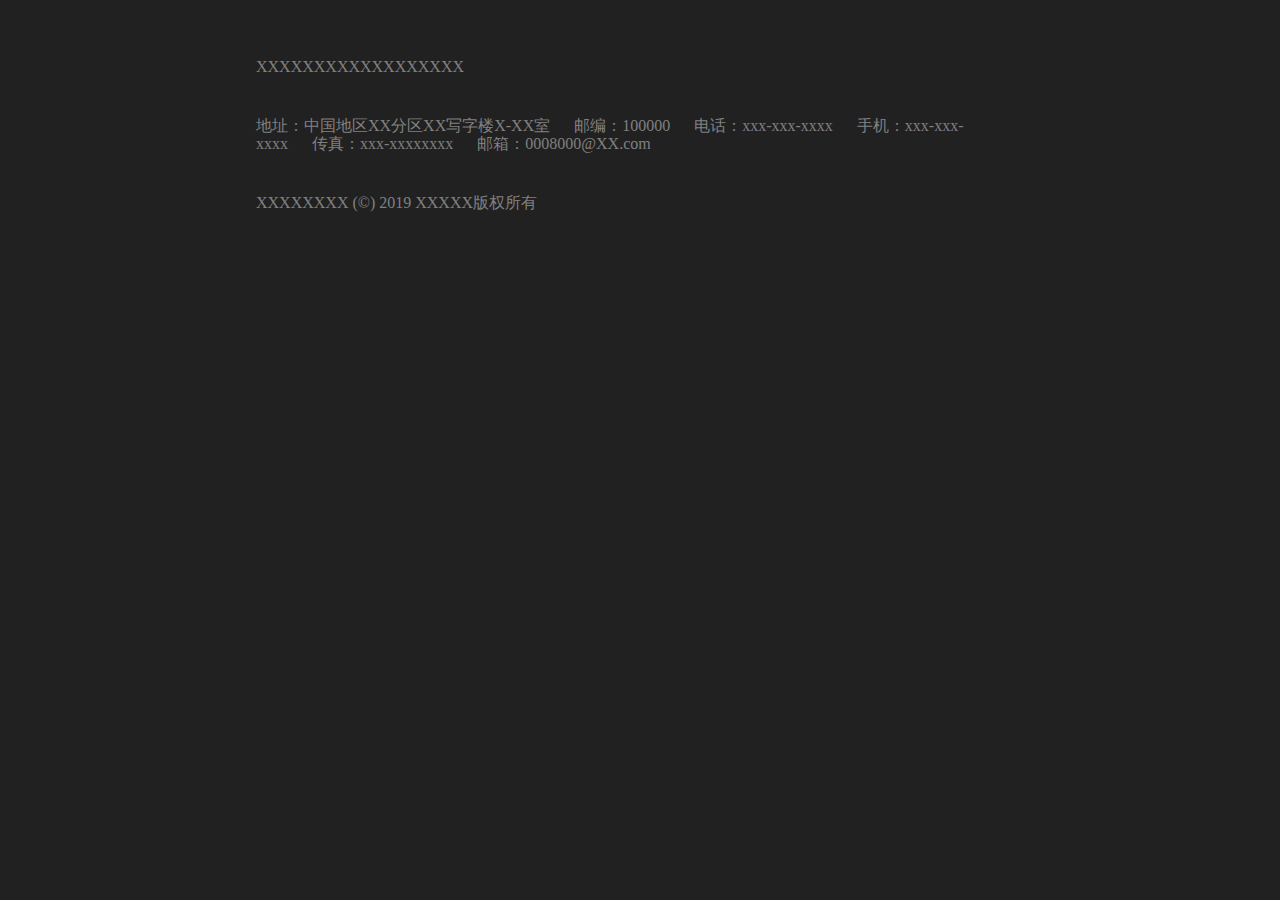
<file: public/footer.html>
<!DOCTYPE html>
<html lang="en">
<head>
  <meta charset="UTF-8">
  <meta name="viewport" content="width=device-width, initial-scale=1.0">
  <meta http-equiv="X-UA-Compatible" content="ie=edge">
  <title>Document</title>
  <link rel="stylesheet" href="css/normalize_zh.css">
  <link rel="stylesheet" href="css/common.css">
  <link rel="stylesheet" href="css/header.css">
  <link rel="stylesheet" href="css/footer.css">
  <link rel="stylesheet" href="css/footer.css">
</head>
<body>
  <div id="footer">&nbsp;
    <div class="footer">
      <p class="footer_p1">XXXXXXXXXXXXXXXXXX
        </p>
      <p class="footer_p1">地址：中国地区XX分区XX写字楼X-XX室&nbsp;&nbsp;&nbsp;&nbsp;&nbsp;&nbsp;邮编：100000&nbsp;&nbsp;&nbsp;&nbsp;&nbsp;&nbsp;电话：xxx-xxx-xxxx&nbsp;&nbsp;&nbsp;&nbsp;&nbsp;&nbsp;手机：xxx-xxx-xxxx&nbsp;&nbsp;&nbsp;&nbsp;&nbsp;&nbsp;传真：xxx-xxxxxxxx&nbsp;&nbsp;&nbsp;&nbsp;&nbsp;&nbsp;邮箱：0008000@XX.com
      </p>
      <p>XXXXXXXX (©) 2019 XXXXX版权所有 </p>
    </div>
  </div>
  
</body>
</html>
</file>
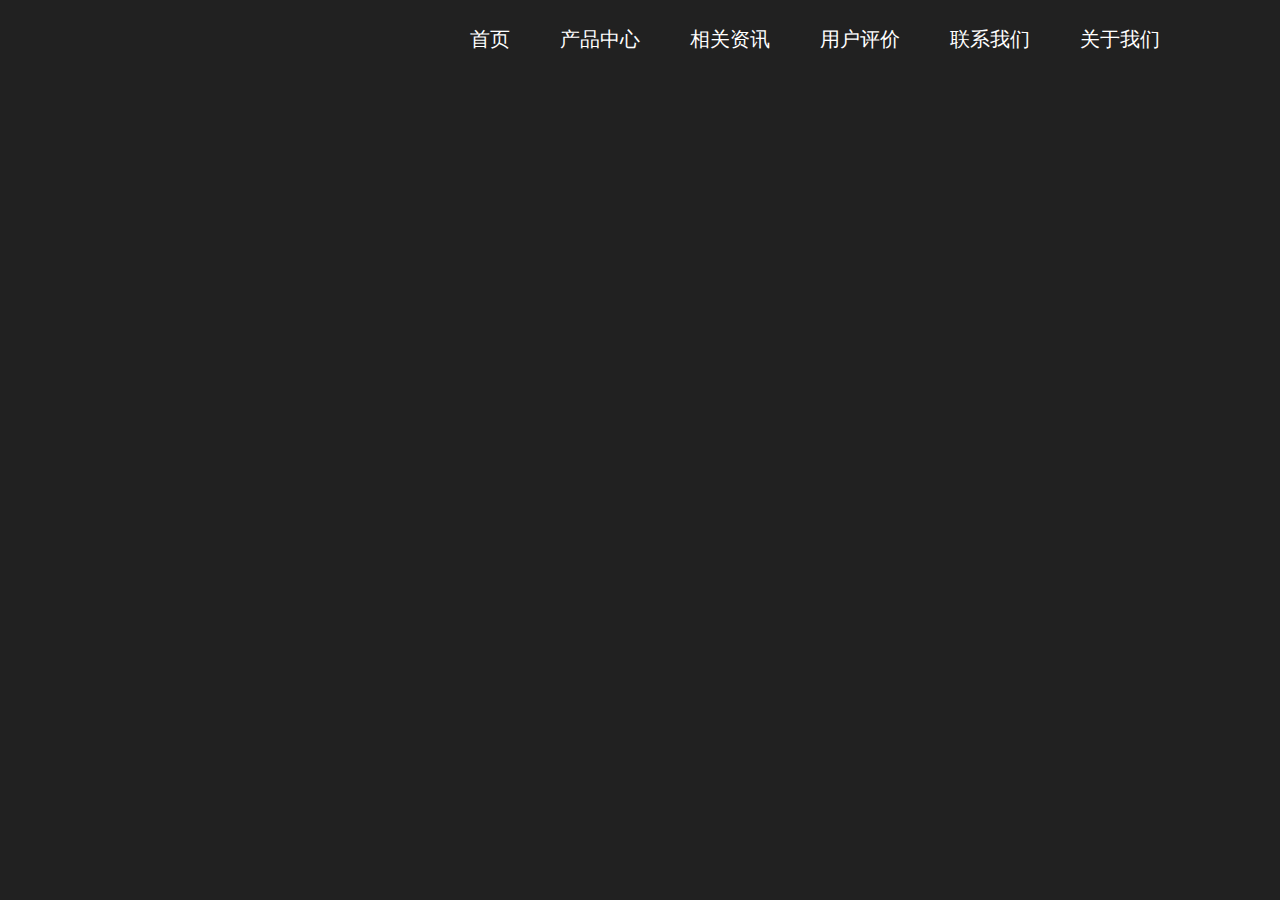
<file: public/header.html>
<!DOCTYPE html>
<html lang="en">
<head>
  <meta charset="UTF-8">
  <meta name="viewport" content="width=device-width, initial-scale=1.0">
  <meta http-equiv="X-UA-Compatible" content="ie=edge">
  <title>Document</title>
  <link rel="stylesheet" href="css/normalize_zh.css">
  <link rel="stylesheet" href="css/bootstrap.css"/>
    <script src="js/jquery.min.js"></script>
    <script src="js/popper.min.js"></script>
    <script src="js/bootstrap.min.js"></script>
  <link rel="stylesheet" href="css/common.css">
  <link rel="stylesheet" href="css/header.css">
</head>
<body>
<div class="container p-0">   

  <!-- 标题 -->
    <div class="top my-4">
      <ul class="top_ul font_size_mediume p-0 m-0">
        <li>
          <a href="index.html">首页</a>
        </li>
        <li>
          <a href="products.html">产品中心</a>
        </li>
        <li>
          <a href="">相关资讯</a>
        </li>
        <li>
          <a href="">用户评价</a>
        </li>
        <li>
          <a href="">联系我们</a>
        </li>
        <li>
          <a href="">关于我们</a>
        </li>
      </ul>
    </div>

</div>
</body>
</html>
</file>
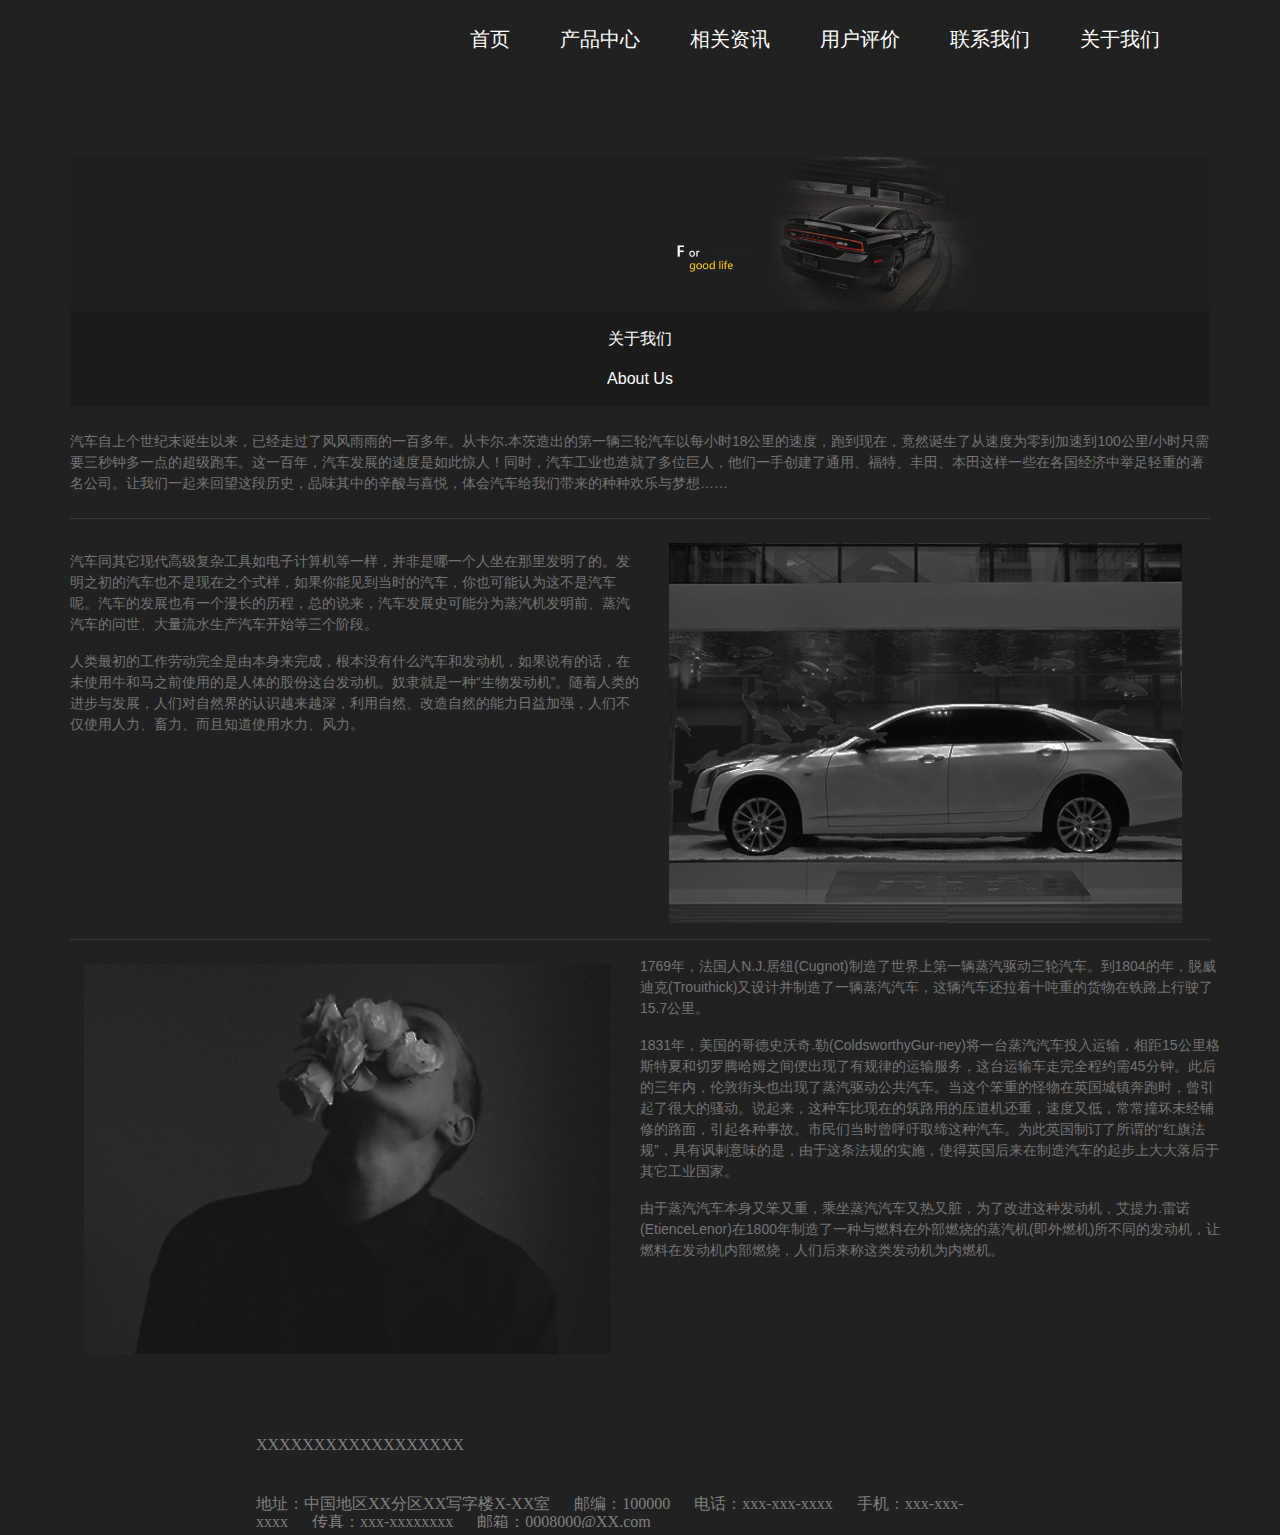
<file: public/about/about.html>
<!DOCTYPE html>
<html lang="en">
<head>
  <meta charset="UTF-8">
  <meta name="viewport" content="width=device-width, initial-scale=1.0">
  <meta http-equiv="X-UA-Compatible" content="ie=edge">
  <title>Document</title>
  <link rel="stylesheet" href="../css/normalize_zh.css">
  <link rel="stylesheet" href="../css/bootstrap.css"/>
    <script src="../js/jquery.min.js"></script>
    <script src="../js/popper.min.js"></script>
    <script src="../js/bootstrap.min.js"></script>
  <link rel="stylesheet" href="../css/common.css">
  <link rel="stylesheet" href="../css/header.css">
  <!-- <link rel="stylesheet" href="../css/contact.css"> -->
  <link rel="stylesheet" href="../css/footer.css">
</head>
<body>
<header>
  <iframe class="my_header" src="../header.html" frameborder="0" scrolling="no"></iframe>
</header>
<div class="container p-0">     
  
  <!-- img -->
  <div id="top_img">
      <img src="../img/about/wKgBS1rNEg6AH74mAAB3QOpzpMY480.jpg" alt="">
  </div>

  <!-- top -->
    <div class="text-center bg_1b py-3">
      <p>关于我们</p>
      <p class="m-0">About Us</p>
    </div>
  <!-- content -->
    <div class="mt-4 font_color font_size_little">
      <p class="mb-4">
        汽车自上个世纪末诞生以来，已经走过了风风雨雨的一百多年。从卡尔.本茨造出的第一辆三轮汽车以每小时18公里的速度，跑到现在，竟然诞生了从速度为零到加速到100公里/小时只需要三秒钟多一点的超级跑车。这一百年，汽车发展的速度是如此惊人！同时，汽车工业也造就了多位巨人，他们一手创建了通用、福特、丰田、本田这样一些在各国经济中举足轻重的著名公司。让我们一起来回望这段历史，品味其中的辛酸与喜悦，体会汽车给我们带来的种种欢乐与梦想……
      </p>
      <hr class="border_color">
      <!-- 一楼 -->
        <div class="row m-0">
          <div class="col-lg-6 col-md-12 col-sm-12 p-0">
            <p class="my-3">
              汽车同其它现代高级复杂工具如电子计算机等一样，并非是哪一个人坐在那里发明了的。发明之初的汽车也不是现在之个式样，如果你能见到当时的汽车，你也可能认为这不是汽车呢。汽车的发展也有一个漫长的历程，总的说来，汽车发展史可能分为蒸汽机发明前、蒸汽汽车的问世、大量流水生产汽车开始等三个阶段。
            </p>
            <p>
              人类最初的工作劳动完全是由本身来完成，根本没有什么汽车和发动机，如果说有的话，在未使用牛和马之前使用的是人体的股份这台发动机。奴隶就是一种“生物发动机”。随着人类的进步与发展，人们对自然界的认识越来越深，利用自然、改造自然的能力日益加强，人们不仅使用人力、畜力、而且知道使用水力、风力。
            </p>
          </div>
          <div class="col-lg-6 col-md-12  col-sm-12 p-0">
            <div class="m-auto w-90 mt-lg-2 mt-sm-4 ">
              <img class="w-100" src="../img/about/wKgBS1rTSbOAO3kvAAG5aP99_8M960.png" alt="">
            </div>
          </div>
        </div>
      <hr class="border_color">
      <!-- 二楼 -->
        <div class="row">
          <div class="col-lg-6 col-md-12  col-sm-12 p-0">
            <div class="m-auto w-90 mt-lg-2 my-sm-4 ">
              <img class="w-100" src="../img/about/wKgBS1rTSbyAKnEVAAEL-q5_uTg811.png" alt="">
            </div>
          </div>
          <div class="col-lg-6 col-md-12  col-sm-12 p-0">
            <p>
              1769年，法国人N.J.居纽(Cugnot)制造了世界上第一辆蒸汽驱动三轮汽车。到1804的年，脱威迪克(Trouithick)又设计并制造了一辆蒸汽汽车，这辆汽车还拉着十吨重的货物在铁路上行驶了15.7公里。
            </p>
            <p>
              1831年，美国的哥德史沃奇.勒(ColdsworthyGur-ney)将一台蒸汽汽车投入运输，相距15公里格斯特夏和切罗腾哈姆之间便出现了有规律的运输服务，这台运输车走完全程约需45分钟。此后的三年内，伦敦街头也出现了蒸汽驱动公共汽车。当这个笨重的怪物在英国城镇奔跑时，曾引起了很大的骚动。说起来，这种车比现在的筑路用的压道机还重，速度又低，常常撞坏未经铺修的路面，引起各种事故。市民们当时曾呼吁取缔这种汽车。为此英国制订了所谓的“红旗法规”，具有讽剌意味的是，由于这条法规的实施，使得英国后来在制造汽车的起步上大大落后于其它工业国家。
            </p>
            <p>
              由于蒸汽汽车本身又笨又重，乘坐蒸汽汽车又热又脏，为了改进这种发动机，艾提力.雷诺(EtienceLenor)在1800年制造了一种与燃料在外部燃烧的蒸汽机(即外燃机)所不同的发动机，让燃料在发动机内部燃烧，人们后来称这类发动机为内燃机。
            </p>
          </div>
        </div>
    </div>

</div>
<footer>
  <iframe class="my_footer" src="../footer.html" frameborder="0" scrolling="no"></iframe>
</footer>
</body>
</html>
</file>
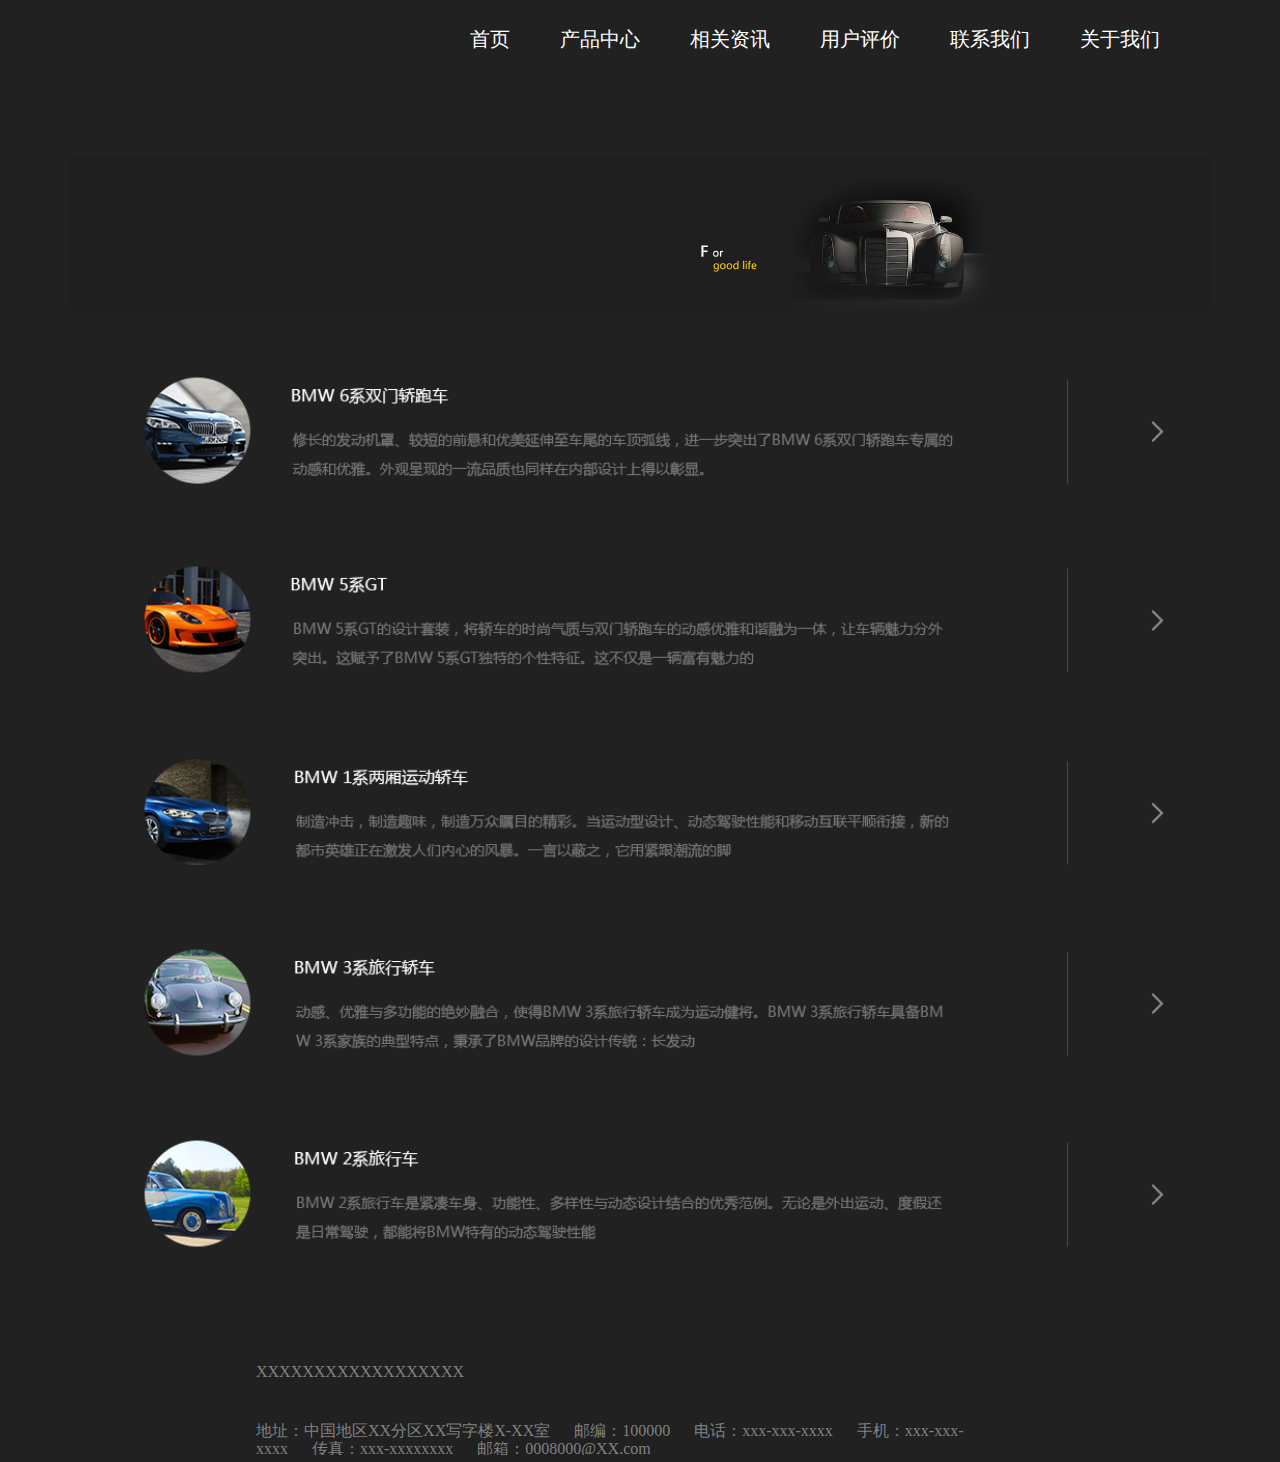
<file: public/evaluate/evaluate.html>
<!DOCTYPE html>
<html lang="en">
<head>
  <meta charset="UTF-8">
  <meta name="viewport" content="width=device-width, initial-scale=1.0">
  <meta http-equiv="X-UA-Compatible" content="ie=edge">
  <title>Document</title>
  <link rel="stylesheet" href="../css/normalize_zh.css">
  <link rel="stylesheet" href="../css/bootstrap.css"/>
    <script src="../js/jquery.min.js"></script>
    <script src="../js/popper.min.js"></script>
    <script src="../js/bootstrap.min.js"></script>
  <link rel="stylesheet" href="../css/common.css">
  <link rel="stylesheet" href="../css/header.css">
  <link rel="stylesheet" href="../css/view.css">
  <link rel="stylesheet" href="../css/footer.css">

</head>
<body>
<header>
  <iframe class="my_header" src="../header.html" frameborder="0" scrolling="no"></iframe>
</header>
<div class="container p-0">  

  <!-- top -->
    <div id="top_img">
      <img src="../img/evaluate/wKgBS1rNEgSAZKlvAABhRt8rW5A377.jpg" alt="">
    </div>
  
  <!-- 评价 -->
    <div class="e_content pt-4">
      <ul class="p-0">
        <li>
          <a class="img_hover" href="">
            <img class="img_one w-100" src="../img/evaluate/wKgBS1rTSPOAffmfAADJ7wnOC7E624.png" alt="">
            <img class="img_two w-100" src="../img/evaluate/wKgBS1rTSPuAXc2WAADL8LiMqHc951.png" alt="">
          </a>
        </li>
        <li>
          <a class="img_hover" href="">
            <img class="img_one w-100" src="../img/evaluate/wKgBS1rTSI6AcvG4AAC9mOAoNGo438.png" alt="">
            <img class="img_two w-100" src="../img/evaluate/wKgBS1rTSJaAYzenAAC9UnFFVpc211.png" alt="">
          </a>
        </li>
        <li>
          <a class="img_hover" href="">
            <img class="img_one w-100" src="../img/evaluate/wKgBS1rTSJ-AXXdcAADE76rP12U722.png" alt="">
            <img class="img_two w-100" src="../img/evaluate/wKgBS1rTSKeAc4VVAADJVMP7ABs339.png" alt="">
          </a>
        </li>
        <li>
          <a class="img_hover" href="">
            <img class="img_one w-100" src="../img/evaluate/wKgBS1rTSLuAZDlxAADFSe7UQh8530.png" alt="">
            <img class="img_two w-100" src="../img/evaluate/wKgBS1rTSMOAejwvAADGgeyYJyc474.png" alt="">
          </a>
        </li>
        <li>
          <a class="img_hover" href="">
            <img class="img_one w-100" src="../img/evaluate/wKgBS1rTSTSAG758AAC9d4iWBqg022.png" alt="">
            <img class="img_two w-100" src="../img/evaluate/wKgBS1rTSTyAMnd5AADAa0XJne4203.png" alt="">
          </a>
        </li>
      </ul>
    </div>

</div>
<footer>
  <iframe class="my_footer" src="../footer.html" frameborder="0" scrolling="no"></iframe>
</footer>
</body>
</html>
</file>
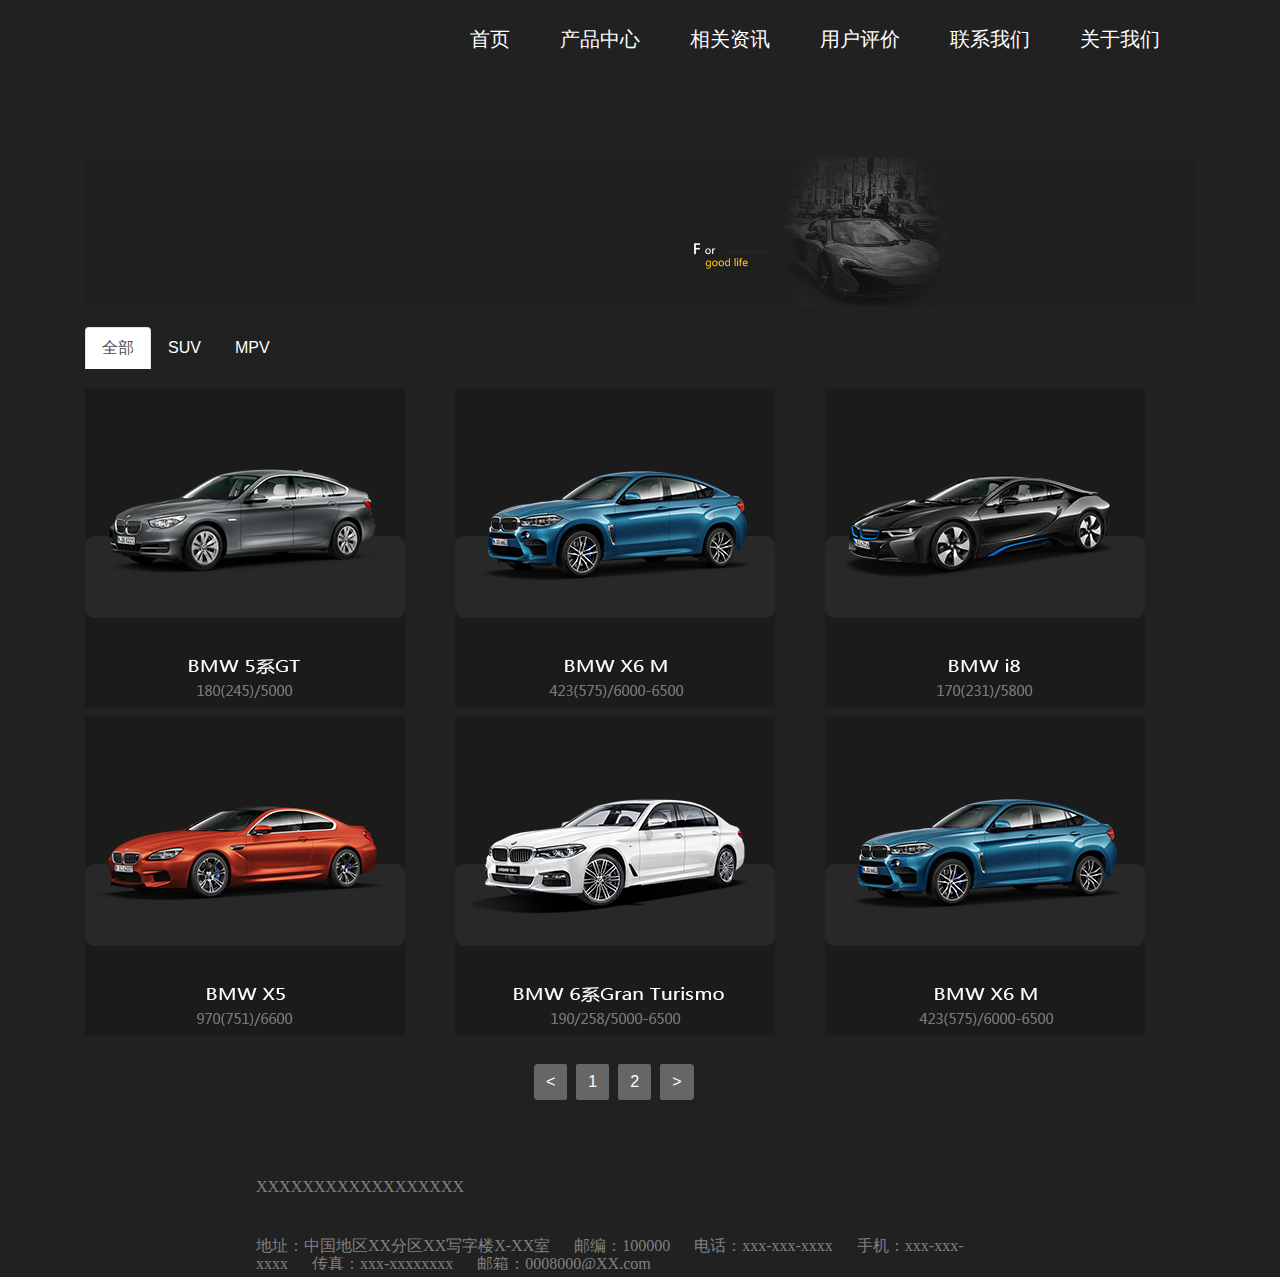
<file: public/products/products.html>
<!DOCTYPE html>
<html lang="en">
<head>
  <meta charset="UTF-8">
  <meta name="viewport" content="width=device-width, initial-scale=1.0">
  <meta http-equiv="X-UA-Compatible" content="ie=edge">
  <title>Document</title>
  <link rel="stylesheet" href="../css/normalize_zh.css">
  <link rel="stylesheet" href="../css/bootstrap.css"/>
    <script src="../js/jquery.min.js"></script>
    <script src="../js/popper.min.js"></script>
    <script src="../js/bootstrap.min.js"></script>
  <link rel="stylesheet" href="../css/common.css">
  <link rel="stylesheet" href="../css/header.css">
  <link rel="stylesheet" href="../css/products.css">
  <link rel="stylesheet" href="../css/footer.css">

</head>
<body>
<header>
  <iframe class="my_header" src="../header.html" frameborder="0" scrolling="no"></iframe>
</header>


<div class="container">
<!-- 大图 -->
  <div id="top_img">
    <img src="../img/products/wKgBS1rNEpmAMd6nAAB0wb6aQLk969.jpg" alt="">
  </div>

<!-- 产品 -->
  <div id="products">
    <div class="products">
     <ul class="nav nav-tabs products_ul">
        <li class="nav-item">
            <a data-toggle="tab" href="#tab1" class="nav-link active">全部</a>
        </li>
        <li class="nav-item">
            <a data-toggle="tab" href="#tab2" class="nav-link">SUV</a>
        </li>
        <li class="nav-item">
            <a data-toggle="tab" href="#tab3" class="nav-link">MPV</a>
        </li>
    </ul>
      <div class="tab-content">
        <div id="tab1" class="tab-pane active">
          <div class="row m-0">
            <a class="img_hover col-lg-4 col-md-6 col-sm-6 mb-2 p-0" href="">
              <img class="img_one" src="../img/products/wKgBS1rTSW-AK8mTAAA_Fr9FncQ976.jpg" alt="">
              <img class="img_two" src="../img/products/wKgBS1rTSXiAE_oYAABPTfthImM997.jpg" alt="">
            </a>
            <a class="img_hover col-lg-4 col-md-6 col-sm-6 mb-2 p-0" href="">
              <img class="img_one" src="../img/products/wKgBS1rTSYCAMdnGAABSChXap4k158.jpg" alt="">
              <img class="img_two" src="../img/products/wKgBS1rTSYiAPxt5AABeKwl7FXM394.jpg" alt="">
            </a>
            <a class="img_hover col-lg-4 col-md-6 col-sm-6 mb-2 p-0" href="">
              <img class="img_one" src="../img/products/wKgBS1rTSaKAUcVBAAA-fQnT9ew363.jpg" alt="">
              <img class="img_two" src="../img/products/wKgBS1rTSauAcZu6AABNhDDlirk820.jpg" alt="">
            </a>
            <a class="img_hover col-lg-4 col-md-6 col-sm-6 mb-2 p-0" href="">
              <img class="img_one" src="../img/products/wKgBS1rTSV6AOCeBAABLSmeMhHg934.jpg" alt="">
              <img class="img_two" src="../img/products/wKgBS1rTSWeAaidPAABZVY6QM7E729.jpg" alt="">
            </a>
            <a class="img_hover col-lg-4 col-md-6 col-sm-6 mb-2 p-0" href="">
              <img class="img_one" src="../img/products/wKgBS1rTSU2AfMsHAABOqGsNWbI324.jpg" alt="">
              <img class="img_two" src="../img/products/wKgBS1rTSVaAASIUAABk0m4KsFc509.jpg" alt="">
            </a>
            <a class="img_hover col-lg-4 col-md-6 col-sm-6 mb-2 p-0" href="">
              <img class="img_one" src="../img/products/wKgBS1rTSYCAMdnGAABSChXap4k158.jpg" alt="">
              <img class="img_two" src="../img/products/wKgBS1rTSYiAPxt5AABeKwl7FXM394.jpg" alt="">
            </a>
          </div>
        </div>
        <div id="tab2" class="tab-pane">
          <div class="row m-0">
            <a class="img_hover col-sm-6 col-lg-4 mb-2 p-0" href="">
              <img class="img_one" src="../img/products/wKgBS1rTSW-AK8mTAAA_Fr9FncQ976.jpg" alt="">
              <img class="img_two" src="../img/products/wKgBS1rTSXiAE_oYAABPTfthImM997.jpg" alt="">
            </a>
            <a class="img_hover col-sm-6 col-lg-4 mb-2 p-0" href="">
              <img class="img_one" src="../img/products/wKgBS1rTSYCAMdnGAABSChXap4k158.jpg" alt="">
              <img class="img_two" src="../img/products/wKgBS1rTSYiAPxt5AABeKwl7FXM394.jpg" alt="">
            </a>
            <a class="img_hover col-sm-6 col-lg-4 mb-2 p-0" href="">
              <img class="img_one" src="../img/products/wKgBS1rTSaKAUcVBAAA-fQnT9ew363.jpg" alt="">
              <img class="img_two" src="../img/products/wKgBS1rTSauAcZu6AABNhDDlirk820.jpg" alt="">
            </a>
          </div>
        </div>
        <div id="tab3" class="tab-pane">
          <div class="row m-0">
             <a class="img_hover col-sm-6 col-lg-4 mb-2 p-0" href="">
              <img class="img_one" src="../img/products/wKgBS1rTSV6AOCeBAABLSmeMhHg934.jpg" alt="">
              <img class="img_two" src="../img/products/wKgBS1rTSWeAaidPAABZVY6QM7E729.jpg" alt="">
            </a>
            <a class="img_hover col-sm-6 col-lg-4 mb-2 p-0" href="">
              <img class="img_one" src="../img/products/wKgBS1rTSU2AfMsHAABOqGsNWbI324.jpg" alt="">
              <img class="img_two" src="../img/products/wKgBS1rTSVaAASIUAABk0m4KsFc509.jpg" alt="">
            </a>
            <a class="img_hover col-sm-6 col-lg-4 mb-2 p-0" href="">
              <img class="img_one" src="../img/products/wKgBS1rTSYCAMdnGAABSChXap4k158.jpg" alt="">
              <img class="img_two" src="../img/products/wKgBS1rTSYiAPxt5AABeKwl7FXM394.jpg" alt="">
            </a>
          </div>
        </div>
       </div>
       <!-- 分页条 -->
       <ul class="pagination page_ul">
          <li class="page-item disabled">
              <a class="page-link" href="#"> < </a>
          </li>
          <li class="page-item active">
              <a class="page-link" href="#">1</a>
          </li>
          <li class="page-item">
              <a class="page-link" href="#">2</a>
          </li>
          <li class="page-item">
              <a class="page-link" href="#">></a>
          </li>
      </ul>



    </div>
  </div>





</div>

<footer>
  <iframe class="my_footer" src="../footer.html" frameborder="0" scrolling="no"></iframe>
</footer>
</body>
</html>
</file>
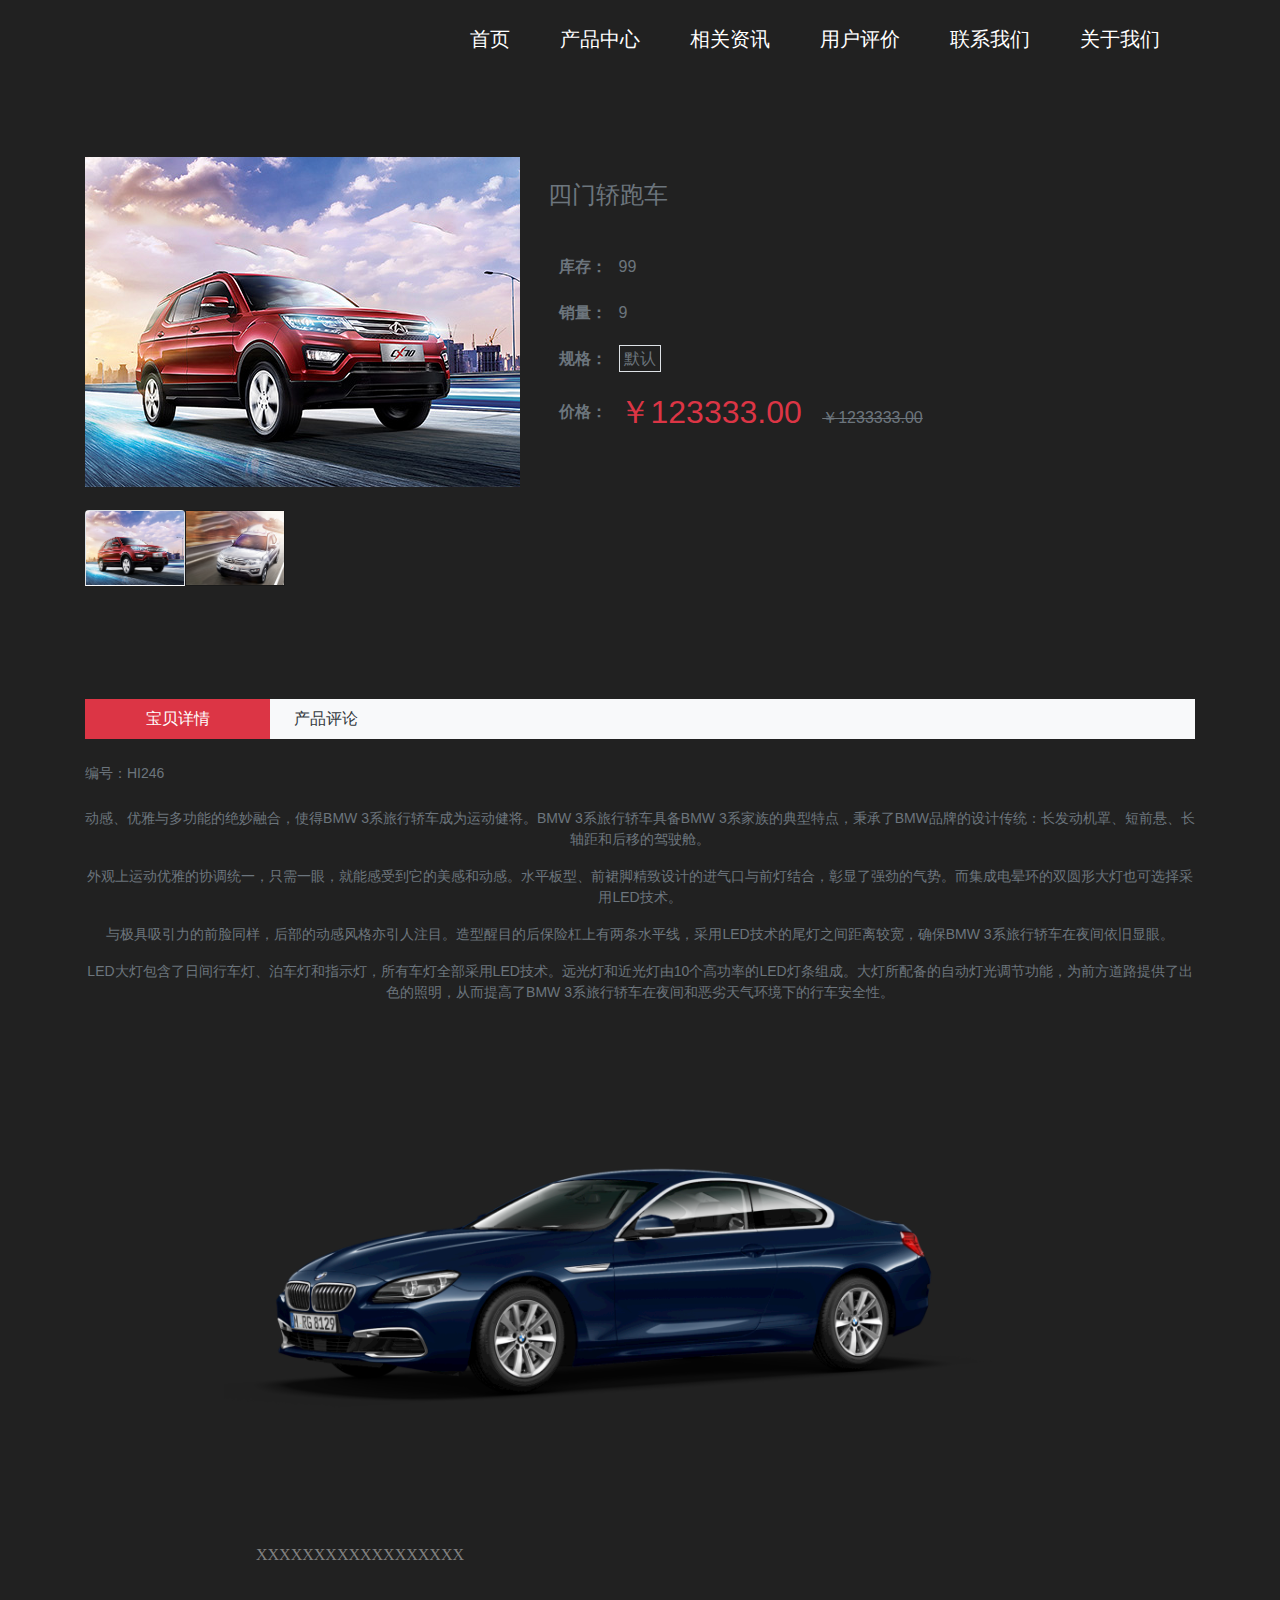
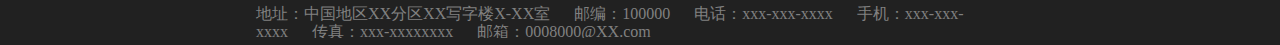
<file: public/products/products_bmw.html>
<!DOCTYPE html>
<html lang="en">
<head>
  <meta charset="UTF-8">
  <meta name="viewport" content="width=device-width, initial-scale=1.0">
  <meta http-equiv="X-UA-Compatible" content="ie=edge">
  <title>Document</title>
  <link rel="stylesheet" href="../css/normalize_zh.css">
  <link rel="stylesheet" href="../css/bootstrap.css"/>
    <script src="../js/jquery.min.js"></script>
    <script src="../js/popper.min.js"></script>
    <script src="../js/bootstrap.min.js"></script>
  <link rel="stylesheet" href="../css/common.css">
  <link rel="stylesheet" href="../css/header.css">
  <link rel="stylesheet" href="../css/products_bmw.css">
  <link rel="stylesheet" href="../css/footer.css">
</head>
<body>
<header>
  <iframe class="my_header" src="../header.html" frameborder="0" scrolling="no"></iframe>
</header>

<div class="container">

  <!-- 上半部分 -->
    <div class="bmw_top row m-0">
      <!-- 左边图片 -->
      <div class="col-lg-5 p-0">
        <div class="tab-content">
          <div id="tab1" class="tab-pane active">
            <div class="row m-0">
              <a class="img_hover col-lg-4 col-md-6 col-sm-6 mb-2 p-0" href="">
                <img class="img_one" src="../img/products/wKgBS1rVVL-AQtgsAAEaXJi_ihE805.jpg" alt="">
              </a>
            </div>
          </div>
          <div id="tab2" class="tab-pane">
            <div class="row m-0">
              <a class="img_hover col-sm-6 col-lg-4 mb-2 p-0" href="">
                <img class="img_one" src="../img/products/wKgBS1rVVL-AEblgAADcEnaMX1o876.jpg" alt="">
              </a>
            </div>
          </div>
        </div>
        <ul class="nav nav-tabs bmw_ul">
          <li class="nav-item">
            <a data-toggle="tab" href="#tab1" class="nav-link active">
              <img class="w-100" src="../img/products/wKgBS1rVVL-AQtgsAAEaXJi_ihE805.jpg" alt="">
            </a>
          </li>
          <li class="nav-item">
            <a data-toggle="tab" href="#tab2" class="nav-link">
              <img class="w-100" src="../img/products/wKgBS1rVVL-AEblgAADcEnaMX1o876.jpg" alt="">
            </a>
          </li>
        </ul>
      </div>
    <!-- 右边部分 -->
      <div class="col-lg-7 p-0">
        <div class="bmw_right">
          <h4 class="text-muted my-4">四门轿跑车</h4>
          <table class="bmw_table text-muted">
            <tr>
              <th>库存：</th>
              <td>99</td>
            </tr>
            <tr>
              <th>销量：</th>
              <td>9</td>
            </tr>
            <tr>
              <th>规格：</th>
              <td>
                <span class="b_r_border_color border p-1">默认</span>
              </td>
            </tr>
            <tr>
              <th>价格：</th>
              <td>
                <span class="h2 text-danger">￥123333.00</span>
                <span class="b_r_text mx-3">￥1233333.00</span>
              </td>
            </tr>
          </table>
        </div>
      </div>
    </div>

  <!-- 宝贝详情 -->
    <div id="details">
      <!-- top -->
        <div class="row m-0">
          <div class="col-sm-2 p-0 text-center bg-danger py-2">
            宝贝详情
          </div>
          <div class="col-sm-10 p-0 text-dark py-2 px-4 bg-light">
            产品评论
          </div>
        </div>
      <!-- 内容 -->
        <div class="d_content text-muted font_size_little text-center">
          <p class="text-left my-4">编号：HI246</p>
          <p>动感、优雅与多功能的绝妙融合，使得BMW 3系旅行轿车成为运动健将。BMW 3系旅行轿车具备BMW 3系家族的典型特点，秉承了BMW品牌的设计传统：长发动机罩、短前悬、长轴距和后移的驾驶舱。</p>
          <p>外观上运动优雅的协调统一，只需一眼，就能感受到它的美感和动感。水平板型、前裙脚精致设计的进气口与前灯结合，彰显了强劲的气势。而集成电晕环的双圆形大灯也可选择采用LED技术。</p>
          <p>与极具吸引力的前脸同样，后部的动感风格亦引人注目。造型醒目的后保险杠上有两条水平线，采用LED技术的尾灯之间距离较宽，确保BMW 3系旅行轿车在夜间依旧显眼。</p>
          <p>LED大灯包含了日间行车灯、泊车灯和指示灯，所有车灯全部采用LED技术。远光灯和近光灯由10个高功率的LED灯条组成。大灯所配备的自动灯光调节功能，为前方道路提供了出色的照明，从而提高了BMW 3系旅行轿车在夜间和恶劣天气环境下的行车安全性。
            </p>
        </div>
      <!-- 图片 -->
        <div class="w-75 m-auto">
          <img class="w-100" src="../img/products/wKgBTFsiU8eAagl9AAIG8RrNHXs787.png" alt="">
        </div>

    </div>










</div>


<footer>
  <iframe class="my_footer" src="../footer.html" frameborder="0" scrolling="no"></iframe>
</footer>

</body>
</html>
</file>
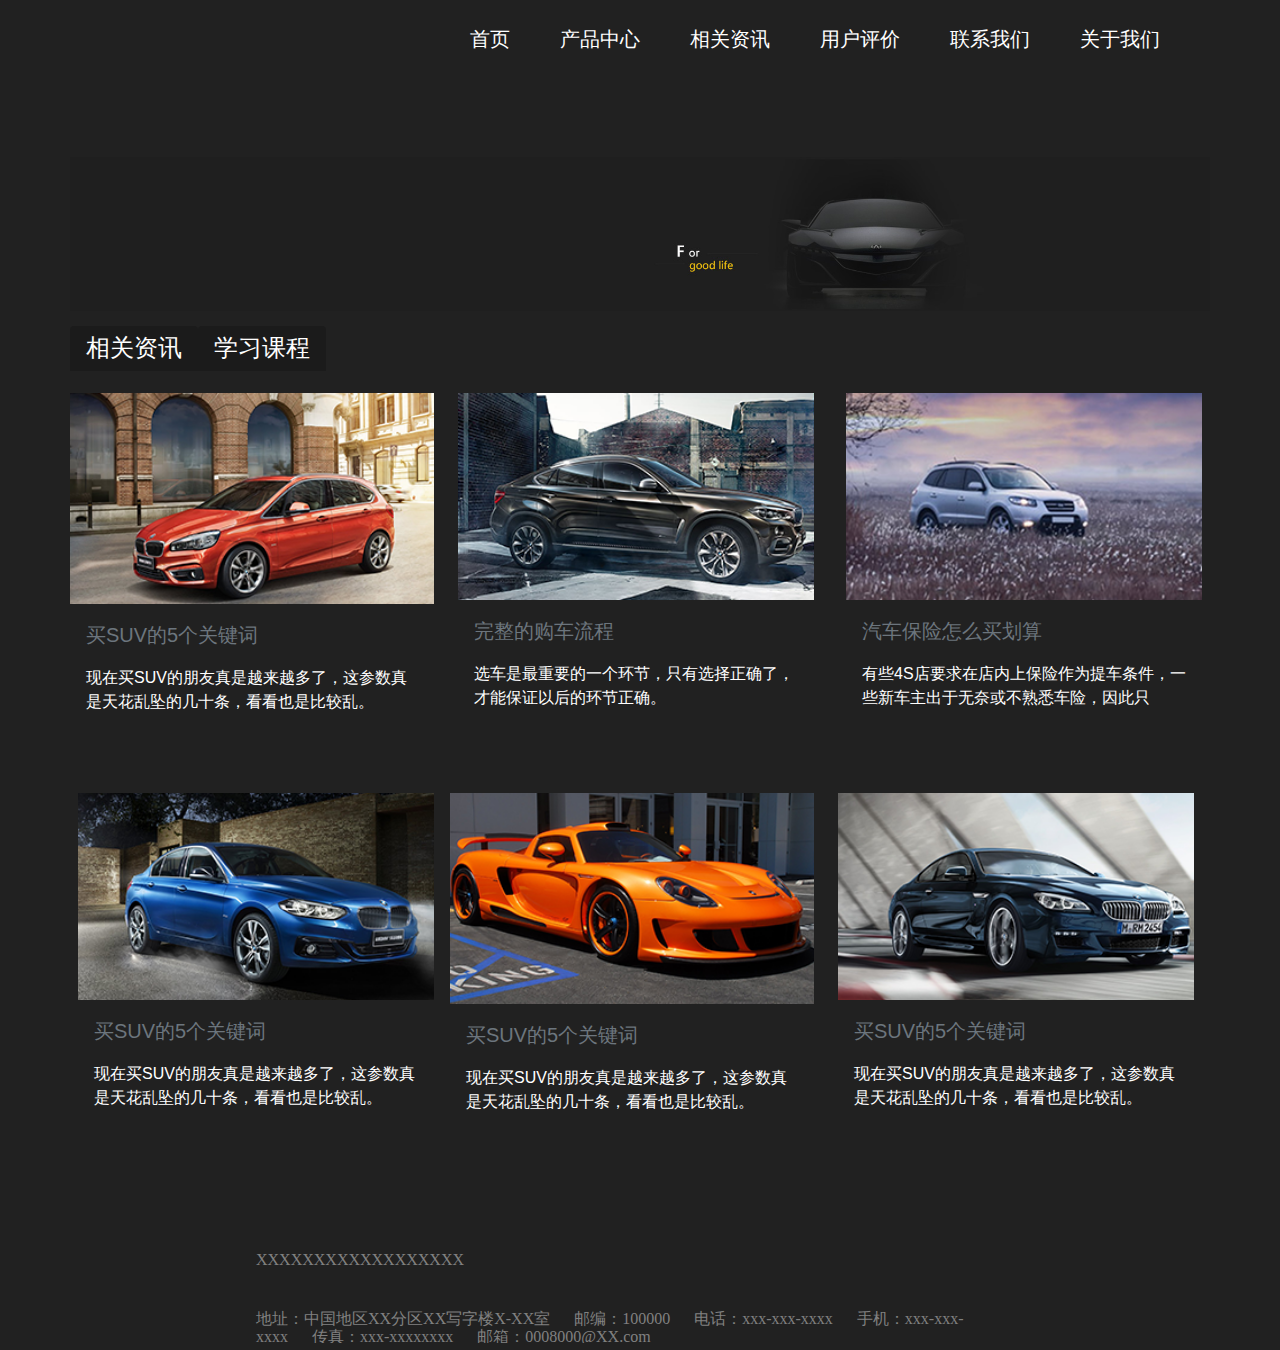
<file: public/view/view.html>
<!DOCTYPE html>
<html lang="en">
<head>
  <meta charset="UTF-8">
  <meta name="viewport" content="width=device-width, initial-scale=1.0">
  <meta http-equiv="X-UA-Compatible" content="ie=edge">
  <title>Document</title>
  <link rel="stylesheet" href="../css/normalize_zh.css">
  <link rel="stylesheet" href="../css/bootstrap.css"/>
    <script src="../js/jquery.min.js"></script>
    <script src="../js/popper.min.js"></script>
    <script src="../js/bootstrap.min.js"></script>
  <link rel="stylesheet" href="../css/common.css">
  <link rel="stylesheet" href="../css/header.css">
  <link rel="stylesheet" href="../css/view.css">
  <link rel="stylesheet" href="../css/footer.css">

</head>
<body>
<header>
  <iframe class="my_header" src="../header.html" frameborder="0" scrolling="no"></iframe>
</header>
<div class="container p-0">

  <!-- 大图 -->
    <div id="top_img">
      <img src="../img/view/wKgBS1rNEgmARs9MAABMILWR3c0111.jpg" alt="">
    </div>

  <!-- 相关资讯 -->
    <div>
        <ul class="view_ul nav nav-tabs">
            <li class="nav-item">
                <a class="h4 nav-link active" data-toggle="tab" href="#tab1">相关资讯</a>
            </li>
            <li class="nav-item">
                <a class="h4 nav-link" data-toggle="tab" href="#tab2">学习课程</a>
            </li>
        </ul>
        <div class="tab-content">
            <div id="tab1" class="tab-pane active">
              <div class="row m-0">
                <!-- 1 -->
                <div class="col-lg-4 col-sm-6 p-0 pr-lg-3 pr-sm-2">
                  <div class="view_div">
                    <div class="v_d_img w-100">
                      <a href="">
                        <img class="w-100" src="../img/view/wKgBS1rPdRCAGGv6AAHcFbxjqOM418.png" alt="">
                      </a>
                    </div>
                    <p class="mt-3 px-3">
                      <a class="text-muted font_size_mediume" href="">买SUV的5个关键词</a>
                    </p>
                    <p class="px-3 ">现在买SUV的朋友真是越来越多了，这参数真是天花乱坠的几十条，看看也是比较乱。</p>
                    <div class="v_d_div border py-2 w-50 ">
                      <a href="">MORE</a> 
                    </div>
                  </div>
                </div>
                <!-- 2 -->
                <div class="col-lg-4 col-sm-6 p-0 pr-lg-3 pl-sm-2">
                  <div class="view_div">
                    <div class="v_d_img w-100">
                      <a href="">
                        <img class="w-100" src="../img/view/wKgBS1rPdQ2AIlv6AAHdJirDlEw352.png" alt="">
                      </a>
                    </div>
                    <p class="mt-3 px-3">
                      <a class="text-muted font_size_mediume" href="">完整的购车流程</a>
                    </p>
                    <p class="px-3 ">选车是最重要的一个环节，只有选择正确了，才能保证以后的环节正确。</p>
                    <div class="v_d_div border py-2 w-50 ">
                      <a href="">MORE</a> 
                    </div>
                  </div>
                </div>
                <!-- 3 -->
                <div class="col-lg-4 col-sm-6 p-0 pl-lg-3 pr-sm-2">
                  <div class="view_div">
                    <div class="v_d_img w-100">
                      <a href="">
                        <img class="w-100" src="../img/view/wKgBS1rPdQqAL4SKAAGYuxgHiWQ300.png" alt="">
                      </a>
                    </div>
                    <p class="mt-3 px-3">
                      <a class="text-muted font_size_mediume" href="">汽车保险怎么买划算</a>
                    </p>
                    <p class="px-3 ">有些4S店要求在店内上保险作为提车条件，一些新车主出于无奈或不熟悉车险，因此只</p>
                    <div class="v_d_div border py-2 w-50 ">
                      <a href="">MORE</a> 
                    </div>
                  </div>
                </div>
                <!-- 4 -->
                <div class="col-lg-4 col-sm-6 p-0 pr-lg-3 pl-sm-2">
                  <div class="view_div">
                    <div class="v_d_img w-100">
                      <a href="">
                        <img class="w-100" src="../img/view/wKgBS1rPdQaAWG9qAAG1P-zzDoU734.png" alt="">
                      </a>
                    </div>
                    <p class="mt-3 px-3">
                      <a class="text-muted font_size_mediume" href="">买SUV的5个关键词</a>
                    </p>
                    <p class="px-3 ">现在买SUV的朋友真是越来越多了，这参数真是天花乱坠的几十条，看看也是比较乱。</p>
                    <div class="v_d_div border py-2 w-50 ">
                      <a href="">MORE</a> 
                    </div>
                  </div>
                </div>
                <!-- 5 -->
                <div class="col-lg-4 col-sm-6 p-0 pr-lg-3 pr-sm-2">
                  <div class="view_div">
                    <div class="v_d_img w-100">
                      <a href="">
                        <img class="w-100" src="../img/view/wKgBS1rPdQKAIjAbAAGIDYJ8YnY842.png" alt="">
                      </a>
                    </div>
                    <p class="mt-3 px-3">
                      <a class="text-muted font_size_mediume" href="">买SUV的5个关键词</a>
                    </p>
                    <p class="px-3 ">现在买SUV的朋友真是越来越多了，这参数真是天花乱坠的几十条，看看也是比较乱。</p>
                    <div class="v_d_div border py-2 w-50 ">
                      <a href="">MORE</a> 
                    </div>
                  </div>
                </div>
                <!-- 6 -->
                <div class="col-lg-4 col-sm-6 p-0 pr-lg-3 pl-sm-2">
                  <div class="view_div">
                    <div class="v_d_img w-100">
                      <a href="">
                        <img class="w-100" src="../img/view/wKgBS1rPdP-ATPCtAAFgm4TQUfQ172.png" alt="">
                      </a>
                    </div>
                    <p class="mt-3 px-3">
                      <a class="text-muted font_size_mediume" href="">买SUV的5个关键词</a>
                    </p>
                    <p class="px-3 ">现在买SUV的朋友真是越来越多了，这参数真是天花乱坠的几十条，看看也是比较乱。</p>
                    <div class="v_d_div border py-2 w-50 ">
                      <a href="">MORE</a> 
                    </div>
                  </div>
                </div>
              </div>
            </div>
            <div id="tab2" class="tab-pane">
                <div class="row m-0">
                  <!-- 1 -->
                  <div class="col-lg-4 col-sm-6 p-0 pr-lg-3 pl-sm-2">
                    <div class="view_div">
                      <div class="v_d_img w-100">
                        <a href="">
                          <img class="w-100" src="../img/view/wKgBS1rPdRCAGGv6AAHcFbxjqOM418.png" alt="">
                        </a>
                      </div>
                      <p class="mt-3 px-3">
                        <a class="text-muted font_size_mediume" href="">买SUV的5个关键词</a>
                      </p>
                      <p class="px-3 ">现在买SUV的朋友真是越来越多了，这参数真是天花乱坠的几十条，看看也是比较乱。</p>
                      <div class="v_d_div border py-2 w-50 ">
                        <a href="">MORE</a> 
                      </div>
                    </div>
                  </div>
                  <!-- 2 -->
                  <div class="col-lg-4 col-sm-6 p-0 pr-lg-3 pl-sm-2">
                    <div class="view_div">
                      <div class="v_d_img w-100">
                        <a href="">
                          <img class="w-100" src="../img/view/wKgBS1rPdQ2AIlv6AAHdJirDlEw352.png" alt="">
                        </a>
                      </div>
                      <p class="mt-3 px-3">
                        <a class="text-muted font_size_mediume" href="">买SUV的5个关键词</a>
                      </p>
                      <p class="px-3 ">现在买SUV的朋友真是越来越多了，这参数真是天花乱坠的几十条，看看也是比较乱。</p>
                      <div class="v_d_div border py-2 w-50 ">
                        <a href="">MORE</a> 
                      </div>
                    </div>
                  </div>
                  <!-- 3 -->
                  <div class="col-lg-4 col-sm-6 p-0 pr-lg-3 pl-sm-2">
                    <div class="view_div">
                      <div class="v_d_img w-100">
                        <a href="">
                          <img class="w-100" src="../img/view/wKgBS1rPdQKAIjAbAAGIDYJ8YnY842.png" alt="">
                        </a>
                      </div>
                      <p class="mt-3 px-3">
                        <a class="text-muted font_size_mediume" href="">买SUV的5个关键词</a>
                      </p>
                      <p class="px-3 ">现在买SUV的朋友真是越来越多了，这参数真是天花乱坠的几十条，看看也是比较乱。</p>
                      <div class="v_d_div border py-2 w-50 ">
                        <a href="">MORE</a> 
                      </div>
                    </div>
                  </div>


                </div>
            </div>
        </div>
    </div>









</div>
<footer>
  <iframe class="my_footer" src="../footer.html" frameborder="0" scrolling="no"></iframe>
</footer>
</body>
</html>
</file>
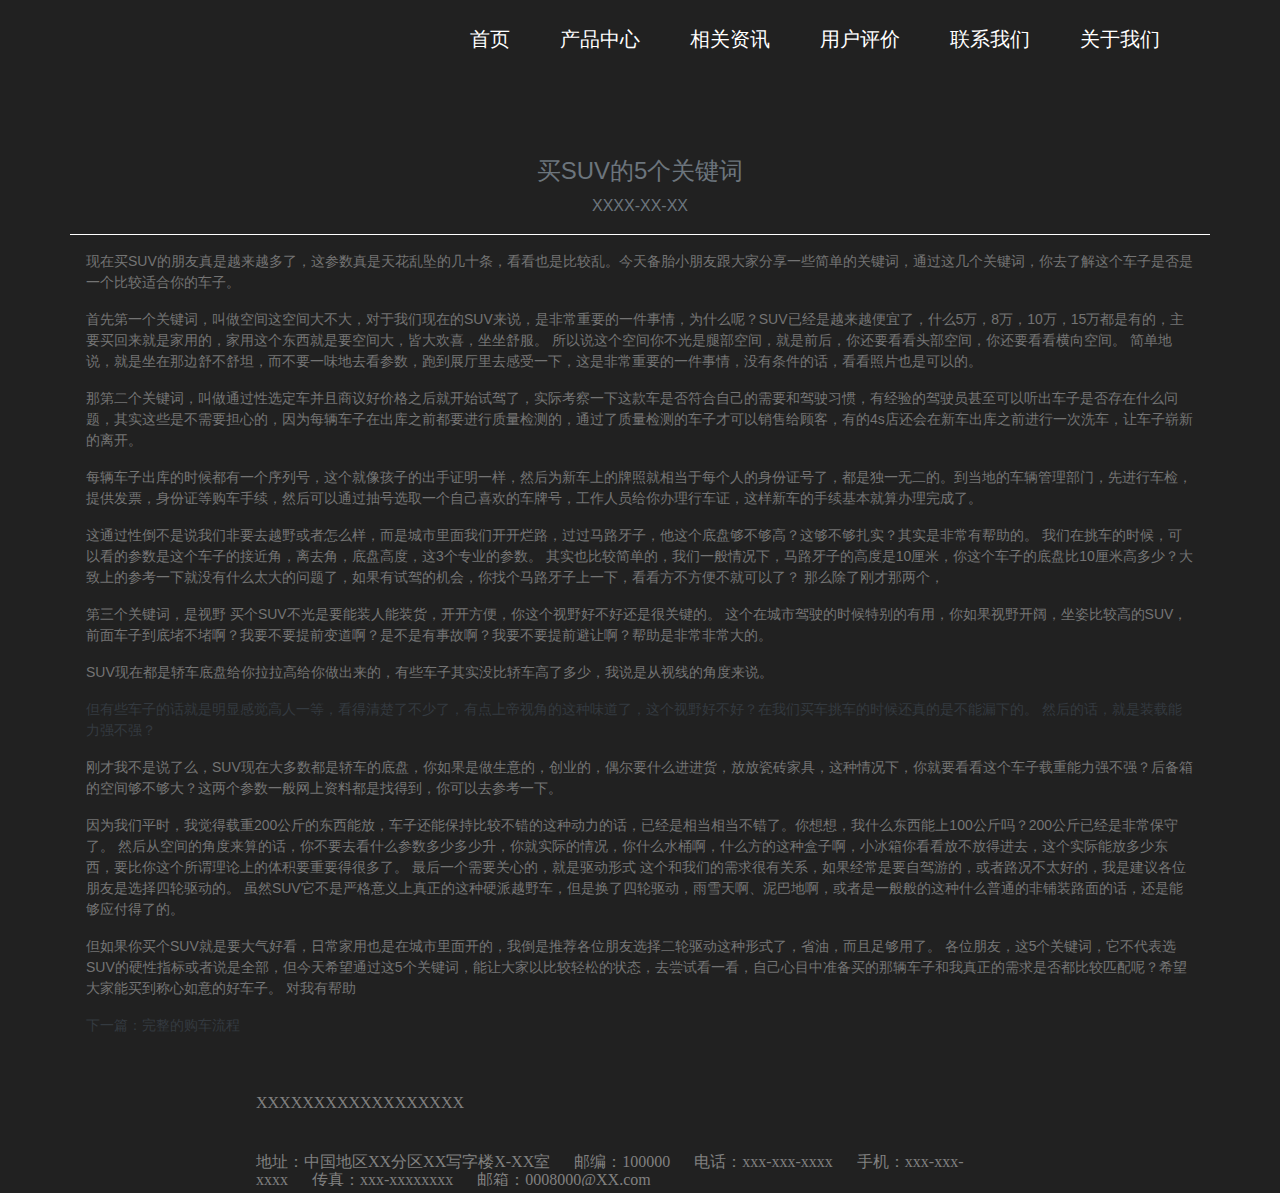
<file: public/view/view_1.html>
<!DOCTYPE html>
<html lang="en">
<head>
  <meta charset="UTF-8">
  <meta name="viewport" content="width=device-width, initial-scale=1.0">
  <meta http-equiv="X-UA-Compatible" content="ie=edge">
  <title>Document</title>
  <link rel="stylesheet" href="../css/normalize_zh.css">
  <link rel="stylesheet" href="../css/bootstrap.css"/>
    <script src="../js/jquery.min.js"></script>
    <script src="../js/popper.min.js"></script>
    <script src="../js/bootstrap.min.js"></script>
  <link rel="stylesheet" href="../css/common.css">
  <link rel="stylesheet" href="../css/header.css">
  <link rel="stylesheet" href="../css/view_common.css">
  <link rel="stylesheet" href="../css/footer.css">
</head>
<body>
<header>
  <iframe class="my_header" src="../header.html" frameborder="0" scrolling="no"></iframe>
</header>
<div class="container p-0">

<!-- 主内容 -->
  <div>
    <!-- top -->
      <div class="v_c_c_top text-center text-muted">
        <h4>买SUV的5个关键词</h4    >
        <p>XXXX-XX-XX</p>
      </div>
    <!-- 中间 -->
      <div class="view_common_content font_color font_size_little px-3">
        <p class="mt-3">现在买SUV的朋友真是越来越多了，这参数真是天花乱坠的几十条，看看也是比较乱。今天备胎小朋友跟大家分享一些简单的关键词，通过这几个关键词，你去了解这个车子是否是一个比较适合你的车子。</p>
        <p>首先第一个关键词，叫做空间这空间大不大，对于我们现在的SUV来说，是非常重要的一件事情，为什么呢？SUV已经是越来越便宜了，什么5万，8万，10万，15万都是有的，主要买回来就是家用的，家用这个东西就是要空间大，皆大欢喜，坐坐舒服。 所以说这个空间你不光是腿部空间，就是前后，你还要看看头部空间，你还要看看横向空间。 简单地说，就是坐在那边舒不舒坦，而不要一味地去看参数，跑到展厅里去感受一下，这是非常重要的一件事情，没有条件的话，看看照片也是可以的。</p>
        <p>那第二个关键词，叫做通过性选定车并且商议好价格之后就开始试驾了，实际考察一下这款车是否符合自己的需要和驾驶习惯，有经验的驾驶员甚至可以听出车子是否存在什么问题，其实这些是不需要担心的，因为每辆车子在出库之前都要进行质量检测的，通过了质量检测的车子才可以销售给顾客，有的4s店还会在新车出库之前进行一次洗车，让车子崭新的离开。</p>
        <p>每辆车子出库的时候都有一个序列号，这个就像孩子的出手证明一样，然后为新车上的牌照就相当于每个人的身份证号了，都是独一无二的。到当地的车辆管理部门，先进行车检，提供发票，身份证等购车手续，然后可以通过抽号选取一个自己喜欢的车牌号，工作人员给你办理行车证，这样新车的手续基本就算办理完成了。</p>
        <p>这通过性倒不是说我们非要去越野或者怎么样，而是城市里面我们开开烂路，过过马路牙子，他这个底盘够不够高？这够不够扎实？其实是非常有帮助的。 我们在挑车的时候，可以看的参数是这个车子的接近角，离去角，底盘高度，这3个专业的参数。 其实也比较简单的，我们一般情况下，马路牙子的高度是10厘米，你这个车子的底盘比10厘米高多少？大致上的参考一下就没有什么太大的问题了，如果有试驾的机会，你找个马路牙子上一下，看看方不方便不就可以了？ 那么除了刚才那两个，</p>
        <p>第三个关键词，是视野 买个SUV不光是要能装人能装货，开开方便，你这个视野好不好还是很关键的。 这个在城市驾驶的时候特别的有用，你如果视野开阔，坐姿比较高的SUV，前面车子到底堵不堵啊？我要不要提前变道啊？是不是有事故啊？我要不要提前避让啊？帮助是非常非常大的。</p>
        <p>SUV现在都是轿车底盘给你拉拉高给你做出来的，有些车子其实没比轿车高了多少，我说是从视线的角度来说。</p>
        <p class="text-dark">但有些车子的话就是明显感觉高人一等，看得清楚了不少了，有点上帝视角的这种味道了，这个视野好不好？在我们买车挑车的时候还真的是不能漏下的。 然后的话，就是装载能力强不强？</p>
        <p>刚才我不是说了么，SUV现在大多数都是轿车的底盘，你如果是做生意的，创业的，偶尔要什么进进货，放放瓷砖家具，这种情况下，你就要看看这个车子载重能力强不强？后备箱的空间够不够大？这两个参数一般网上资料都是找得到，你可以去参考一下。</p>
        <p>因为我们平时，我觉得载重200公斤的东西能放，车子还能保持比较不错的这种动力的话，已经是相当相当不错了。你想想，我什么东西能上100公斤吗？200公斤已经是非常保守了。 然后从空间的角度来算的话，你不要去看什么参数多少多少升，你就实际的情况，你什么水桶啊，什么方的这种盒子啊，小冰箱你看看放不放得进去，这个实际能放多少东西，要比你这个所谓理论上的体积要重要得很多了。 最后一个需要关心的，就是驱动形式 这个和我们的需求很有关系，如果经常是要自驾游的，或者路况不太好的，我是建议各位朋友是选择四轮驱动的。 虽然SUV它不是严格意义上真正的这种硬派越野车，但是换了四轮驱动，雨雪天啊、泥巴地啊，或者是一般般的这种什么普通的非铺装路面的话，还是能够应付得了的。</p>
        <p>但如果你买个SUV就是要大气好看，日常家用也是在城市里面开的，我倒是推荐各位朋友选择二轮驱动这种形式了，省油，而且足够用了。 各位朋友，这5个关键词，它不代表选SUV的硬性指标或者说是全部，但今天希望通过这5个关键词，能让大家以比较轻松的状态，去尝试看一看，自己心目中准备买的那辆车子和我真正的需求是否都比较匹配呢？希望大家能买到称心如意的好车子。 对我有帮助</p>

        <a class="text-dark" href="">下一篇：完整的购车流程</a>
      </div>
  </div>

</div>
<footer>
  <iframe class="my_footer" src="../footer.html" frameborder="0" scrolling="no"></iframe>
</footer>  
</body>
</html>
</file>
<file: public/css/common.css>
*{box-sizing: border-box}
body{color:#fff;background:hsl(0, 0%, 13%);}

a{text-emphasis: none;color:#fff;text-decoration:none !important}

ul{list-style: none}

.w-90{width:90%;}

/* 字体大小 */
.font_size_little{font-size:14px}
.font_size_mediume{font-size:20px}
.font_size_big{font-size:25px}
.font_size_h{font-size:45px}
/* 字体颜色 */
.font_color{color:#747474}
.color_00{color:#000}
.color_f8{color:#f8c80f}

/* 背景颜色 */
.bg_1b{background: #1b1b1b;}
.bg_21{background:#212121}
.bg_f8{background:#f8c80f}
.bg_14{background:#141414}

/* 分割线颜色 */
.border_color{border-color:#3a3a3a;}

/* 浮动方向 */
.float_l{float:left;}
.float_r{float:right;}

/* 鼠标悬浮 */
.img_two{display: none}
.img_hover:hover .img_one{display: none}
.img_hover:hover .img_two{display: inline-block;}




.my_header,.my_footer{ width:100%;}

#top_img img{width:100%;}
</file>
<file: public/css/header.css>
.top::after{content:'';display:block;clear: both;}
.top_ul{float:right;margin-left:10%;padding:0}
.top_ul li{float:left;margin-right:50px;}
.top_ul li :hover{color:#f8c80f}
</file>
<file: public/css/footer.css>
.footer{width:60%;margin:0 auto;color:rgb(128, 128, 128)}
.footer_p1{margin:40px 0;}
</file>
<file: public/css/view.css>
#top_img img{width:100%;}


/*  */
.view_ul{margin:15px 0}
.view_ul li{}
.view_ul li a{background:#1b1b1b;}
.nav-tabs {  border-bottom:0;}
.nav .nav-item .nav-link{background:#1b1b1b;color:#fff;}
.nav-tabs .nav-link {border:0; border-top-left-radius: 0.25rem; border-top-right-radius: 0.25rem;}
.view_ul li:hover .nav-link{color:#f8c80f;border-bottom:1px solid #f8c80f;}
.nav-tabs .nav-link:hover, .nav-tabs .nav-link:focus {border:0;color:#fff;}



.view_div{height:400px;}
.v_d_img{overflow: hidden}
.v_d_img a img{transition: all 1s;}
.v_d_div{text-align: center;font-size:20px;margin-top:20px;border-radius: 0.25rem;display: none;transition: all 1s;}

.view_div:hover .v_d_img a img{transform:scale(1.1)}
.view_div:hover .v_d_div{display: inline-block;margin-top:10px;}
.v_d_div a:hover{color:#f8c80f}
</file>
<file: public/css/products.css>
#top_img img{width:100%;}

#products{background:#212121}
.products::before{content: "";display: table;}
.products_ul{border:0;margin:20px 0;}
.nav-item{border:0;}

.page_ul{width:20%;margin:20px auto;}
.page_ul li{margin: 0 5px;}
.page_ul li a{border-radius: 2PX;color:#fff !important;background:#666 !important;border:0;}
</file>
<file: public/css/products_bmw.css>
.bmw_top{height:542px;}
.bmw_ul{margin:15px 0}
.bmw_ul li a{background:#1b1b1b;padding:0}
.nav-tabs {  border-bottom:0;}

.bmw_ul li{width:100px;height:100px;}

.bmw_table{border-collapse:separate; border-spacing:10px 20px;}
.b_r_border_color{border-color:#f13}
.b_r_text{text-decoration:line-through}

/* 详情 */
#details{}
</file>
<file: public/css/view_common.css>
.v_c_c_top{border-bottom:1px solid #fff}
</file>
